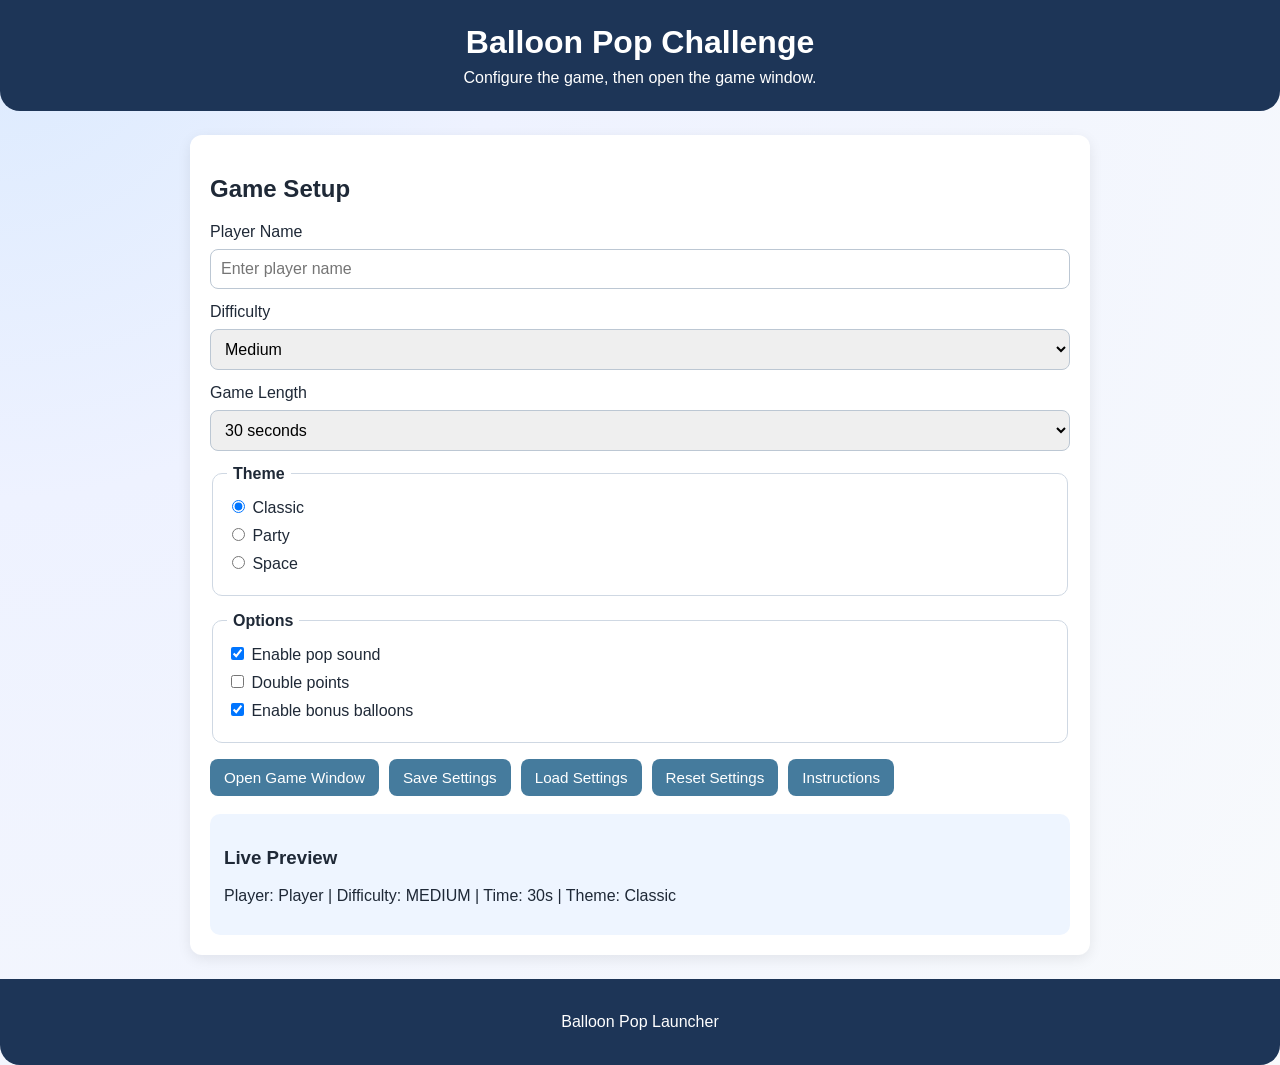
<file: index.html>
<!doctype html>
<html lang="en">
  <head>
    <meta charset="UTF-8" />
    <meta name="viewport" content="width=device-width, initial-scale=1.0" />
    <title>Balloon Pop Launcher</title>
    <link rel="stylesheet" href="styles.css" />
  </head>
  <body>
    <header class="page-header">
      <h1>Balloon Pop Challenge</h1>
      <p>Configure the game, then open the game window.</p>
    </header>

    <main class="container">
      <section class="card">
        <h2>Game Setup</h2>

        <form id="setupForm">
          <div class="form-row">
            <label for="playerName">Player Name</label>
            <input
              type="text"
              id="playerName"
              name="playerName"
              maxlength="20"
              placeholder="Enter player name"
            />
          </div>

          <div class="form-row">
            <label for="difficulty">Difficulty</label>
            <select id="difficulty" name="difficulty">
              <option value="easy">Easy</option>
              <option value="medium" selected>Medium</option>
              <option value="hard">Hard</option>
            </select>
          </div>

          <div class="form-row">
            <label for="gameLength">Game Length</label>
            <select id="gameLength" name="gameLength">
              <option value="20">20 seconds</option>
              <option value="30" selected>30 seconds</option>
              <option value="45">45 seconds</option>
            </select>
          </div>

          <fieldset>
            <legend>Theme</legend>

            <label class="option-line">
              <input type="radio" name="theme" value="classic" checked />
              Classic
            </label>

            <label class="option-line">
              <input type="radio" name="theme" value="party" />
              Party
            </label>

            <label class="option-line">
              <input type="radio" name="theme" value="space" />
              Space
            </label>
          </fieldset>

          <fieldset>
            <legend>Options</legend>

            <label class="option-line">
              <input type="checkbox" id="soundEnabled" checked />
              Enable pop sound
            </label>

            <label class="option-line">
              <input type="checkbox" id="doublePoints" />
              Double points
            </label>

            <label class="option-line">
              <input type="checkbox" id="bonusBalloons" checked />
              Enable bonus balloons
            </label>
          </fieldset>

          <div class="button-row">
            <button type="button" id="openGameBtn">Open Game Window</button>
            <button type="button" id="saveSettingsBtn">Save Settings</button>
            <button type="button" id="loadSettingsBtn">Load Settings</button>
            <button type="button" id="resetSettingsBtn">Reset Settings</button>
            <button
              type="button"
              onclick="window.location.href = 'instructions.html'"
            >
              Instructions
            </button>
          </div>
        </form>

        <div class="preview-box">
          <h3>Live Preview</h3>
          <p id="previewText">No settings selected yet.</p>
        </div>
      </section>
    </main>

    <footer class="page-footer">
      <p>Balloon Pop Launcher</p>
    </footer>

    <script src="launcher.js"></script>
  </body>
</html>
</file>
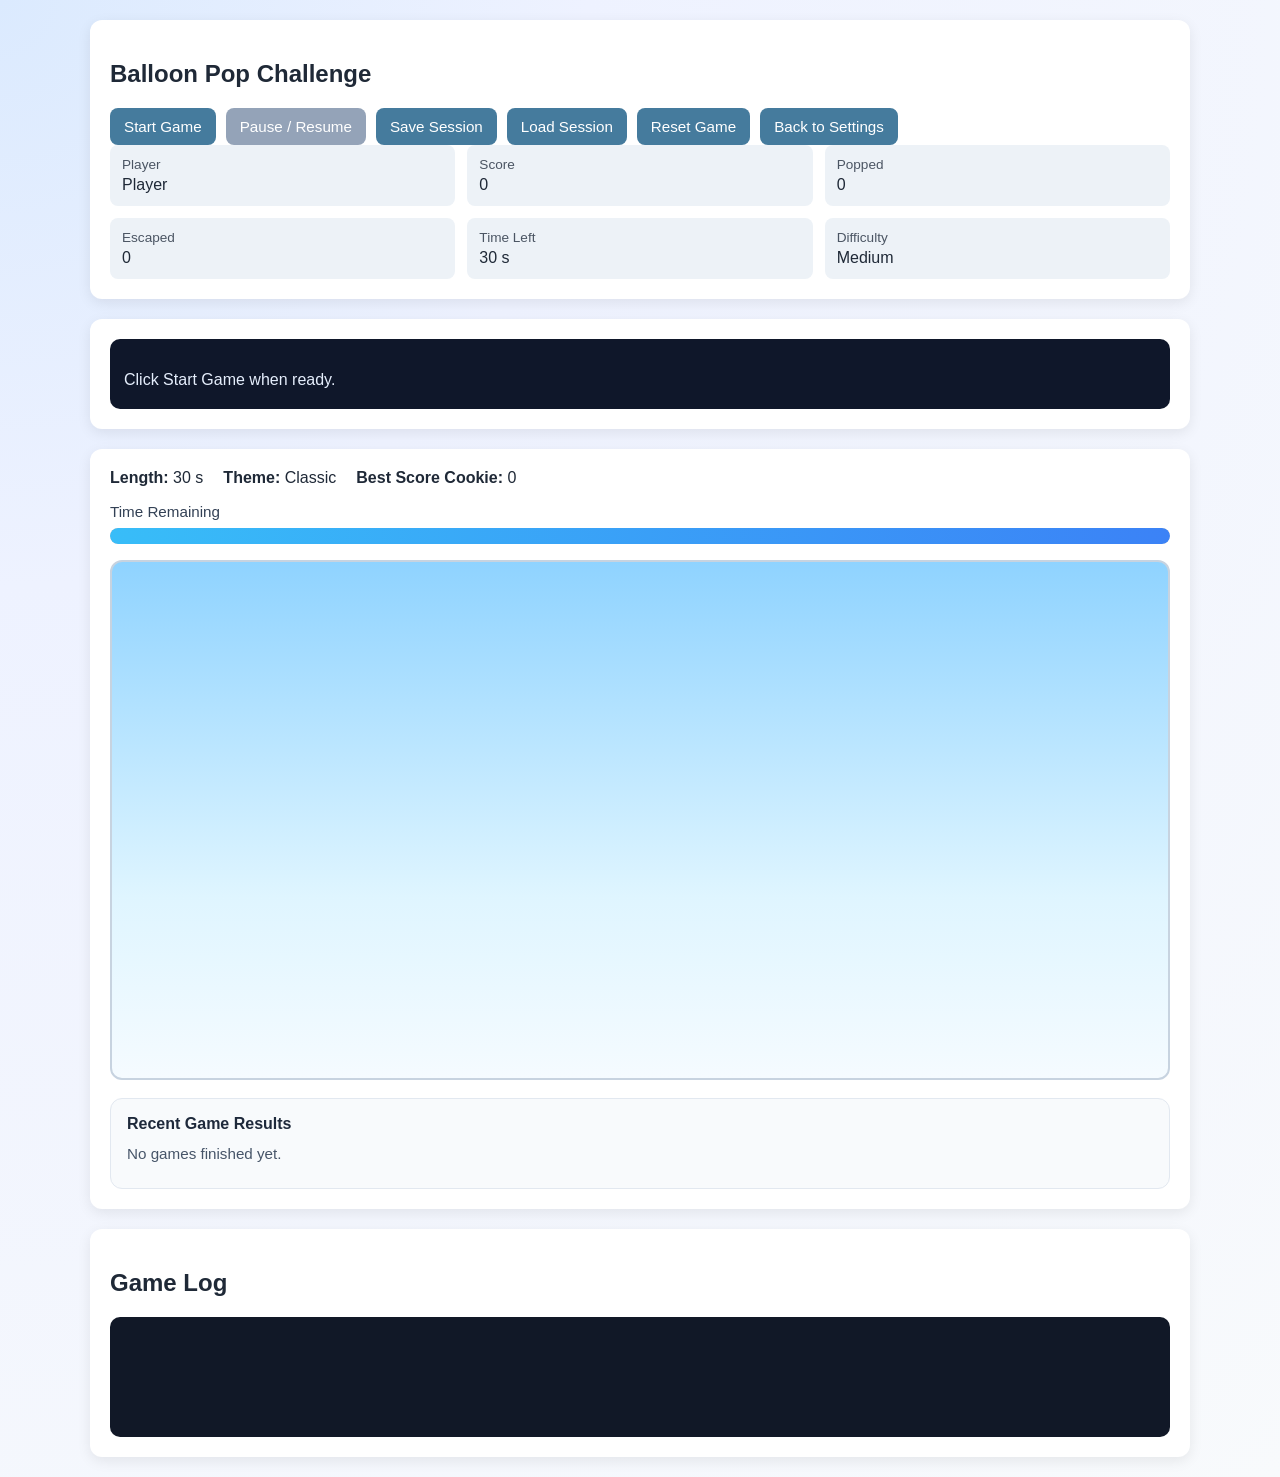
<file: game.html>
<!doctype html>
<html lang="en">
  <head>
    <meta charset="UTF-8" />
    <meta name="viewport" content="width=device-width, initial-scale=1.0" />
    <title>Balloon Pop Game</title>
    <link rel="stylesheet" href="styles.css" />
  </head>
  <body>
    <main class="game-window-wrap">
      <section class="card">
        <h1>Balloon Pop Challenge</h1>

        <div class="button-row">
          <button id="startBtn" type="button">Start Game</button>
          <button id="pauseBtn" type="button">Pause / Resume</button>
          <button id="saveBtn" type="button">Save Session</button>
          <button id="loadBtn" type="button">Load Session</button>
          <button id="resetBtn" type="button">Reset Game</button>
          <button id="backBtn" type="button">Back to Settings</button>
        </div>

        <div class="stats-grid game-stats-grid">
          <div class="stat-box">
            <span class="label">Player</span>
            <span id="displayPlayer">-</span>
          </div>
          <div class="stat-box">
            <span class="label">Score</span>
            <span id="displayScore">0</span>
          </div>
          <div class="stat-box">
            <span class="label">Popped</span>
            <span id="displayPopped">0</span>
          </div>
          <div class="stat-box">
            <span class="label">Escaped</span>
            <span id="displayEscaped">0</span>
          </div>
          <div class="stat-box">
            <span class="label">Time Left</span>
            <span id="displayTimeLeft">0 s</span>
          </div>
          <div class="stat-box">
            <span class="label">Difficulty</span>
            <span id="displayDifficulty">-</span>
          </div>
        </div>
      </section>

      <section class="card">
        <div id="messageArea" class="message-area">
          Click Start Game when ready.
        </div>
      </section>

      <section class="card">
        <div id="boardInfo" class="board-info">
          <span
            ><strong>Length:</strong>
            <span id="displayGameLength">-</span></span
          >
          <span><strong>Theme:</strong> <span id="displayTheme">-</span></span>
          <span
            ><strong>Best Score Cookie:</strong>
            <span id="displayBestScore">0</span></span
          >
        </div>

        <div class="time-progress">
          <div class="time-progress-label">Time Remaining</div>
          <div class="time-bar">
            <div id="timeFill" class="time-fill"></div>
          </div>
        </div>

        <!-- Old layout: only a simple sky area without timer progress / history -->
        <!-- <div id="skyArea" class="sky-area"></div> -->
        <div id="skyArea" class="sky-area classic"></div>

        <div class="history-box">
          <h3>Recent Game Results</h3>
          <ul id="historyList">
            <li>No games finished yet.</li>
          </ul>
        </div>
      </section>

      <section class="card">
        <h2>Game Log</h2>
        <div id="logArea" class="log-area"></div>
      </section>
    </main>

    <script src="game.js"></script>
  </body>
</html>
</file>
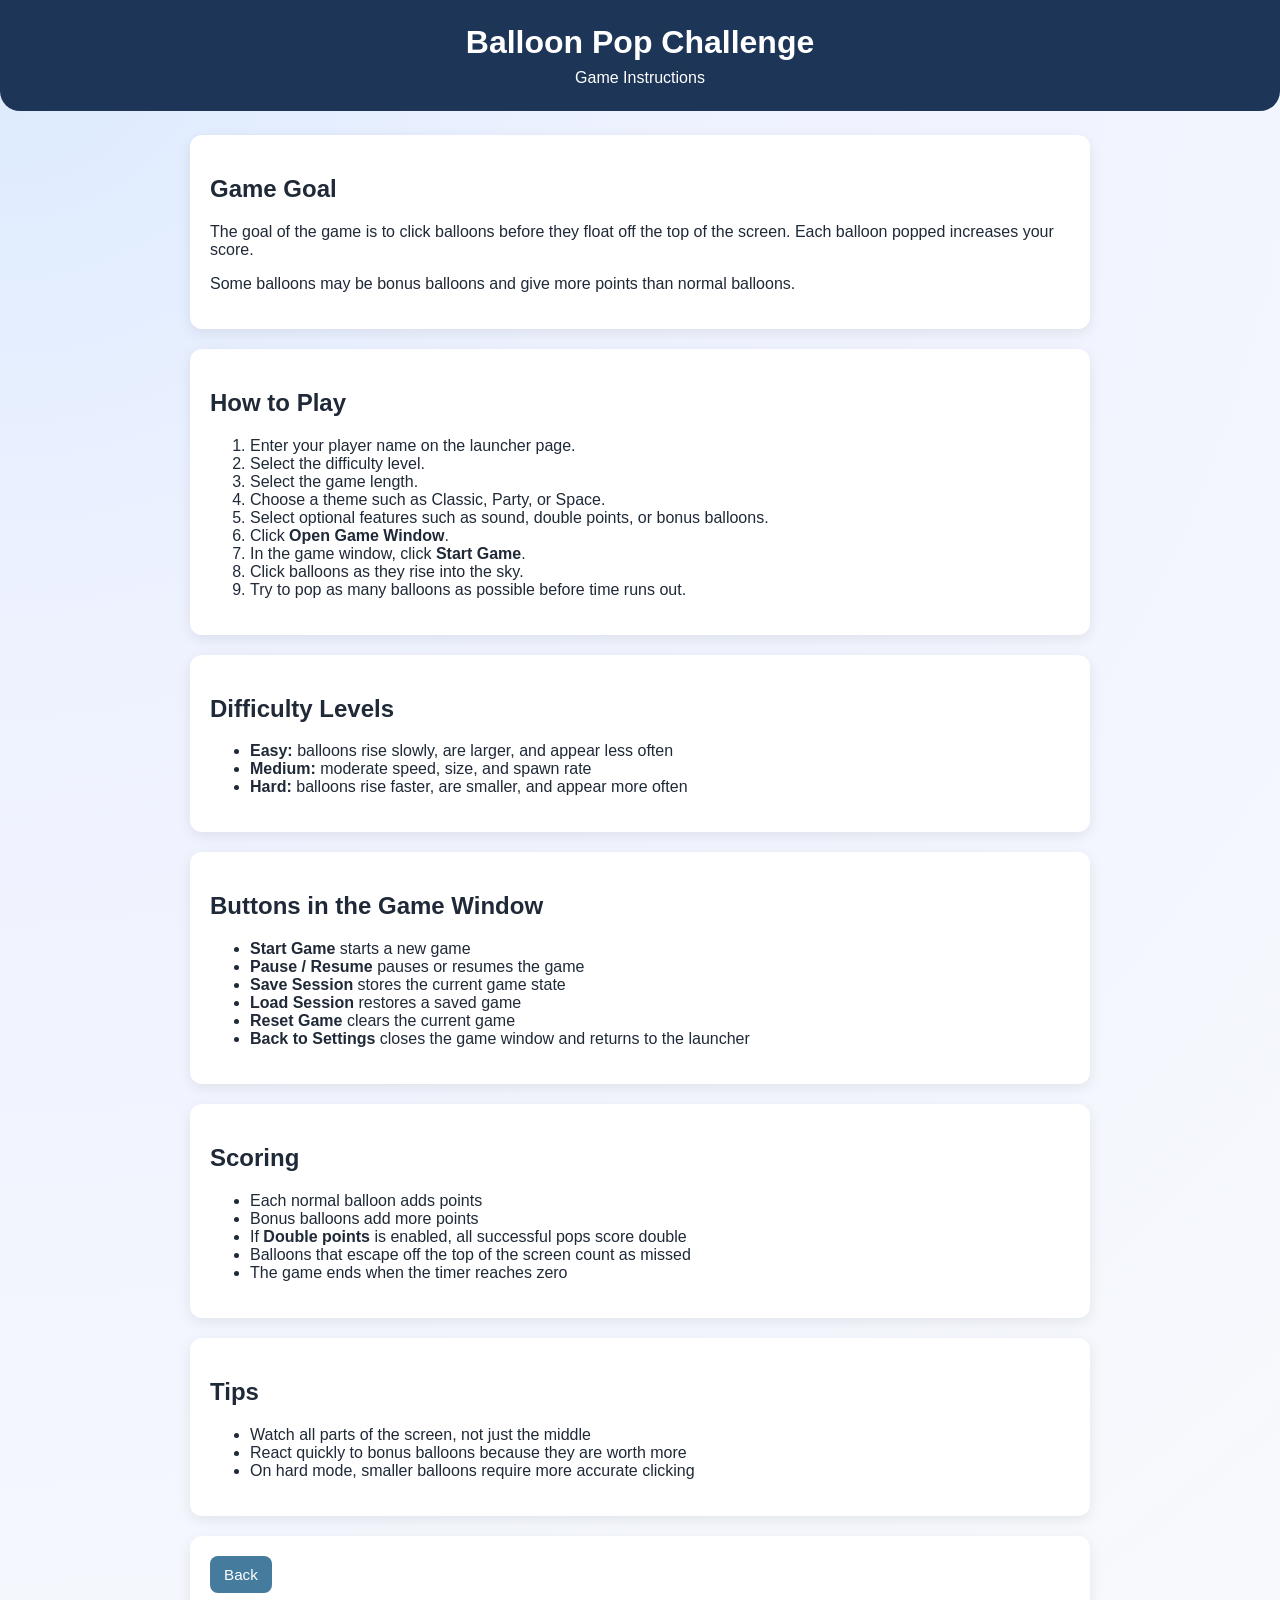
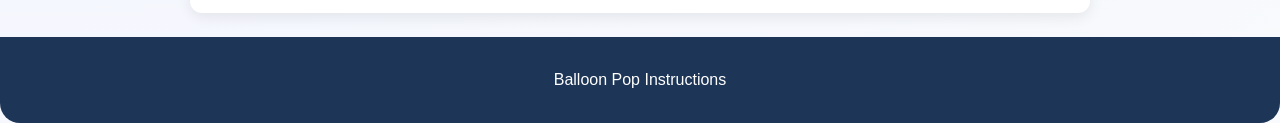
<file: instructions.html>
<!doctype html>
<html lang="en">
  <head>
    <meta charset="UTF-8" />
    <meta name="viewport" content="width=device-width, initial-scale=1.0" />
    <title>Balloon Pop Instructions</title>
    <link rel="stylesheet" href="styles.css" />
  </head>
  <body>
    <header class="page-header">
      <h1>Balloon Pop Challenge</h1>
      <p>Game Instructions</p>
    </header>

    <main class="container">
      <section class="card">
        <h2>Game Goal</h2>
        <p>
          The goal of the game is to click balloons before they float off the
          top of the screen. Each balloon popped increases your score.
        </p>
        <p>
          Some balloons may be bonus balloons and give more points than normal
          balloons.
        </p>
      </section>

      <section class="card">
        <h2>How to Play</h2>
        <ol>
          <li>Enter your player name on the launcher page.</li>
          <li>Select the difficulty level.</li>
          <li>Select the game length.</li>
          <li>Choose a theme such as Classic, Party, or Space.</li>
          <li>
            Select optional features such as sound, double points, or bonus
            balloons.
          </li>
          <li>Click <strong>Open Game Window</strong>.</li>
          <li>In the game window, click <strong>Start Game</strong>.</li>
          <li>Click balloons as they rise into the sky.</li>
          <li>Try to pop as many balloons as possible before time runs out.</li>
        </ol>
      </section>

      <section class="card">
        <h2>Difficulty Levels</h2>
        <ul>
          <li>
            <strong>Easy:</strong> balloons rise slowly, are larger, and appear
            less often
          </li>
          <li><strong>Medium:</strong> moderate speed, size, and spawn rate</li>
          <li>
            <strong>Hard:</strong> balloons rise faster, are smaller, and appear
            more often
          </li>
        </ul>
      </section>

      <section class="card">
        <h2>Buttons in the Game Window</h2>
        <ul>
          <li><strong>Start Game</strong> starts a new game</li>
          <li><strong>Pause / Resume</strong> pauses or resumes the game</li>
          <li><strong>Save Session</strong> stores the current game state</li>
          <li><strong>Load Session</strong> restores a saved game</li>
          <li><strong>Reset Game</strong> clears the current game</li>
          <li>
            <strong>Back to Settings</strong> closes the game window and returns
            to the launcher
          </li>
        </ul>
      </section>

      <section class="card">
        <h2>Scoring</h2>
        <ul>
          <li>Each normal balloon adds points</li>
          <li>Bonus balloons add more points</li>
          <li>
            If <strong>Double points</strong> is enabled, all successful pops
            score double
          </li>
          <li>
            Balloons that escape off the top of the screen count as missed
          </li>
          <li>The game ends when the timer reaches zero</li>
        </ul>
      </section>

      <section class="card">
        <h2>Tips</h2>
        <ul>
          <li>Watch all parts of the screen, not just the middle</li>
          <li>React quickly to bonus balloons because they are worth more</li>
          <li>On hard mode, smaller balloons require more accurate clicking</li>
        </ul>
      </section>

      <section class="card">
        <div class="button-row">
          <button type="button" onclick="window.location.href = 'index.html'">
            Back
          </button>
        </div>
      </section>
    </main>

    <footer class="page-footer">
      <p>Balloon Pop Instructions</p>
    </footer>
  </body>
</html>
</file>
<file: styles.css>
* {
    box-sizing: border-box;
}

body {
    margin: 0;
    font-family: Arial, Helvetica, sans-serif;
    /* Old body background color: #eef4fb */
    /* background-color: #eef4fb; */
    background: radial-gradient(circle at top left, #dbeafe 0%, #eef2ff 30%, #f8fafc 100%);
    color: #1f2937;
}

.page-header {
    text-align: center;
    background-color: #1d3557;
    color: white;
    padding: 24px 16px;
}

.page-header h1 {
    margin: 0 0 8px 0;
}

.page-header p {
    margin: 0;
}

.container {
    width: min(900px, 95%);
    margin: 24px auto;
}

.game-window-wrap {
    width: min(1100px, 96%);
    margin: 20px auto;
}

.card {
    background-color: white;
    border-radius: 12px;
    padding: 20px;
    margin-bottom: 20px;
    box-shadow: 0 4px 14px rgba(0, 0, 0, 0.08);
}

.form-row {
    display: grid;
    gap: 8px;
    margin-bottom: 14px;
}

.form-row input,
.form-row select {
    padding: 10px;
    border: 1px solid #bcc7d3;
    border-radius: 8px;
    font-size: 1rem;
}

fieldset {
    border: 1px solid #cfd8e3;
    border-radius: 10px;
    margin-bottom: 16px;
    padding: 14px;
}

legend {
    font-weight: bold;
    padding: 0 6px;
}

.option-line {
    display: block;
    margin-bottom: 8px;
}

.button-row {
    display: flex;
    flex-wrap: wrap;
    gap: 10px;
}

button {
    padding: 10px 14px;
    border: none;
    border-radius: 8px;
    background-color: #457b9d;
    color: white;
    cursor: pointer;
    font-size: 0.95rem;
}

button:hover {
    background-color: #355f79;
}

button:disabled {
    background-color: #94a3b8;
    cursor: not-allowed;
}

.preview-box {
    margin-top: 18px;
    background-color: #eef5ff;
    border-radius: 10px;
    padding: 14px;
}

body {
    background: radial-gradient(circle at top left, #dbeafe 0%, #eef2ff 30%, #f8fafc 100%);
}

.page-header,
.page-footer {
    border-radius: 0 0 20px 20px;
}

.stats-grid {
    display: grid;
    gap: 12px;
}

.game-stats-grid {
    grid-template-columns: repeat(3, 1fr);
}

.stat-box {
    background-color: #edf2f7;
    border-radius: 8px;
    padding: 12px;
}

.label {
    display: block;
    font-size: 0.85rem;
    color: #4b5563;
    margin-bottom: 4px;
}

.board-info {
    display: flex;
    flex-wrap: wrap;
    gap: 20px;
    margin-bottom: 16px;
}

.time-progress {
    margin-bottom: 16px;
}

.time-progress-label {
    font-size: 0.95rem;
    color: #334155;
    margin-bottom: 8px;
}

.time-bar {
    width: 100%;
    height: 16px;
    background: #cbd5e1;
    border-radius: 999px;
    overflow: hidden;
    box-shadow: inset 0 1px 4px rgba(15, 23, 42, 0.15);
}

.time-fill {
    width: 100%;
    height: 100%;
    border-radius: 999px;
    background: linear-gradient(90deg, #38bdf8, #3b82f6);
    transition: width 0.3s ease;
}

.sky-area {
    position: relative;
    width: 100%;
    height: 520px;
    border: 2px solid #c7d3e0;
    border-radius: 12px;
    overflow: hidden;
    background: linear-gradient(to bottom, #8fd3ff 0%, #dff5ff 65%, #f5fbff 100%);
}

.sky-area.party {
    background: radial-gradient(circle at top, #f7d6ff 0%, #d9b9ff 40%, #7c3aed 100%);
}

.sky-area.space {
    background: radial-gradient(circle at top left, #0f172a 0%, #131a2d 35%, #0f172a 100%);
}

.sky-area.space::before {
    content: '';
    position: absolute;
    inset: 0;
    background-image: radial-gradient(circle, rgba(255,255,255,0.85) 1px, transparent 1px),
                      radial-gradient(circle, rgba(255,255,255,0.6) 1px, transparent 1px);
    background-size: 120px 120px, 80px 80px;
    background-position: 10px 10px, 40px 60px;
    opacity: 0.35;
    pointer-events: none;
}

.balloon {
    position: absolute;
    width: 70px;
    height: 90px;
    border-radius: 50% 50% 45% 45%;
    cursor: pointer;
    border: 2px solid rgba(255, 255, 255, 0.3);
    display: flex;
    align-items: center;
    justify-content: center;
    color: white;
    font-weight: bold;
    user-select: none;
    transition: transform 0.15s ease, box-shadow 0.2s ease;
}

.balloon:hover {
    transform: translateY(-4px) scale(1.03);
    box-shadow: 0 14px 24px rgba(0, 0, 0, 0.12);
}

.balloon::after {
    content: "";
    position: absolute;
    bottom: -30px;
    left: 50%;
    width: 2px;
    height: 30px;
    background: rgba(255,255,255,0.7);
    transform: translateX(-50%);
}

.balloon.classic {
    background: linear-gradient(145deg, #ef4444, #f97316);
}

.balloon.party {
    background: linear-gradient(145deg, #8b5cf6, #ec4899);
}

.balloon.space {
    background: linear-gradient(145deg, #0f766e, #22c55e);
}

.history-box {
    margin-top: 18px;
    padding: 16px;
    background: #f8fafc;
    border-radius: 12px;
    border: 1px solid #e2e8f0;
}

.history-box h3 {
    margin-top: 0;
    margin-bottom: 12px;
    font-size: 1rem;
    color: #1e293b;
}

.history-box ul {
    list-style: none;
    padding-left: 0;
    margin: 0;
}

.history-box li {
    margin-bottom: 10px;
    color: #475569;
    font-size: 0.95rem;
}

.balloon {
    position: absolute;
    width: 70px;
    height: 90px;
    border-radius: 50% 50% 45% 45%;
    cursor: pointer;
    border: 2px solid rgba(0, 0, 0, 0.12);
    display: flex;
    align-items: center;
    justify-content: center;
    color: white;
    font-weight: bold;
    user-select: none;
}

.balloon::after {
    content: "";
    position: absolute;
    bottom: -30px;
    left: 50%;
    width: 2px;
    height: 30px;
    background: #666;
    transform: translateX(-50%);
}

.balloon.bonus {
    box-shadow: 0 0 0 4px rgba(255, 215, 0, 0.35);
}

.balloon.classic {
    background: #ef4444;
}

.balloon.party {
    background: #8b5cf6;
}

.balloon.space {
    background: #0f766e;
}

.balloon.pop-animation {
    transform: scale(1.2);
    opacity: 0;
    transition: transform 0.15s ease, opacity 0.15s ease;
}

.message-area {
    min-height: 70px;
    background: #0f172a;
    color: #e5eefc;
    border-radius: 10px;
    padding: 14px;
    white-space: pre-line;
}

.log-area {
    min-height: 120px;
    max-height: 240px;
    overflow-y: auto;
    background: #111827;
    color: #f9fafb;
    border-radius: 10px;
    padding: 14px;
    white-space: pre-line;
}

.log-entry {
    border-bottom: 1px solid rgba(255, 255, 255, 0.12);
    padding-bottom: 8px;
    margin-bottom: 8px;
}

.page-footer {
    text-align: center;
    padding: 18px;
    background-color: #1d3557;
    color: white;
    margin-top: 24px;
}

@media (max-width: 800px) {
    .game-stats-grid {
        grid-template-columns: 1fr;
    }

    .sky-area {
        height: 420px;
    }

    .balloon {
        width: 52px;
        height: 68px;
        font-size: 0.9rem;
    }
}
</file>
